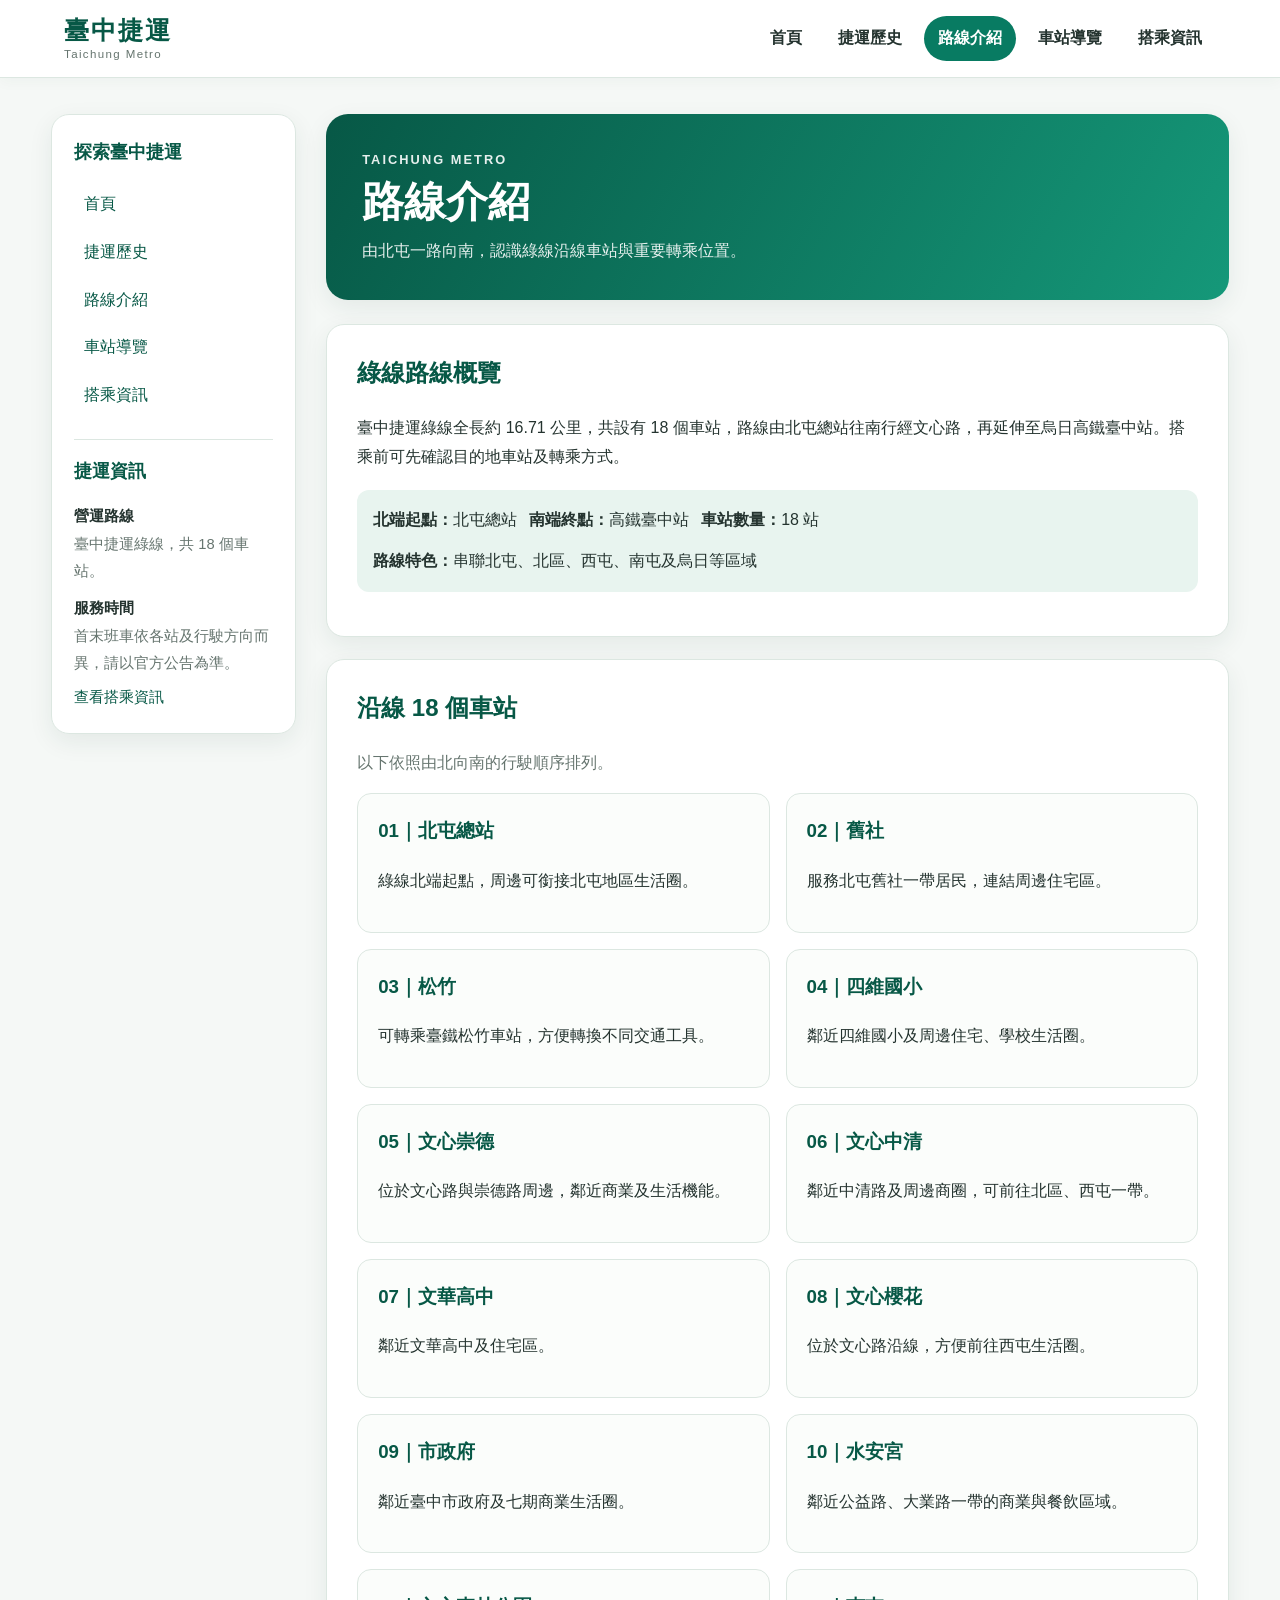
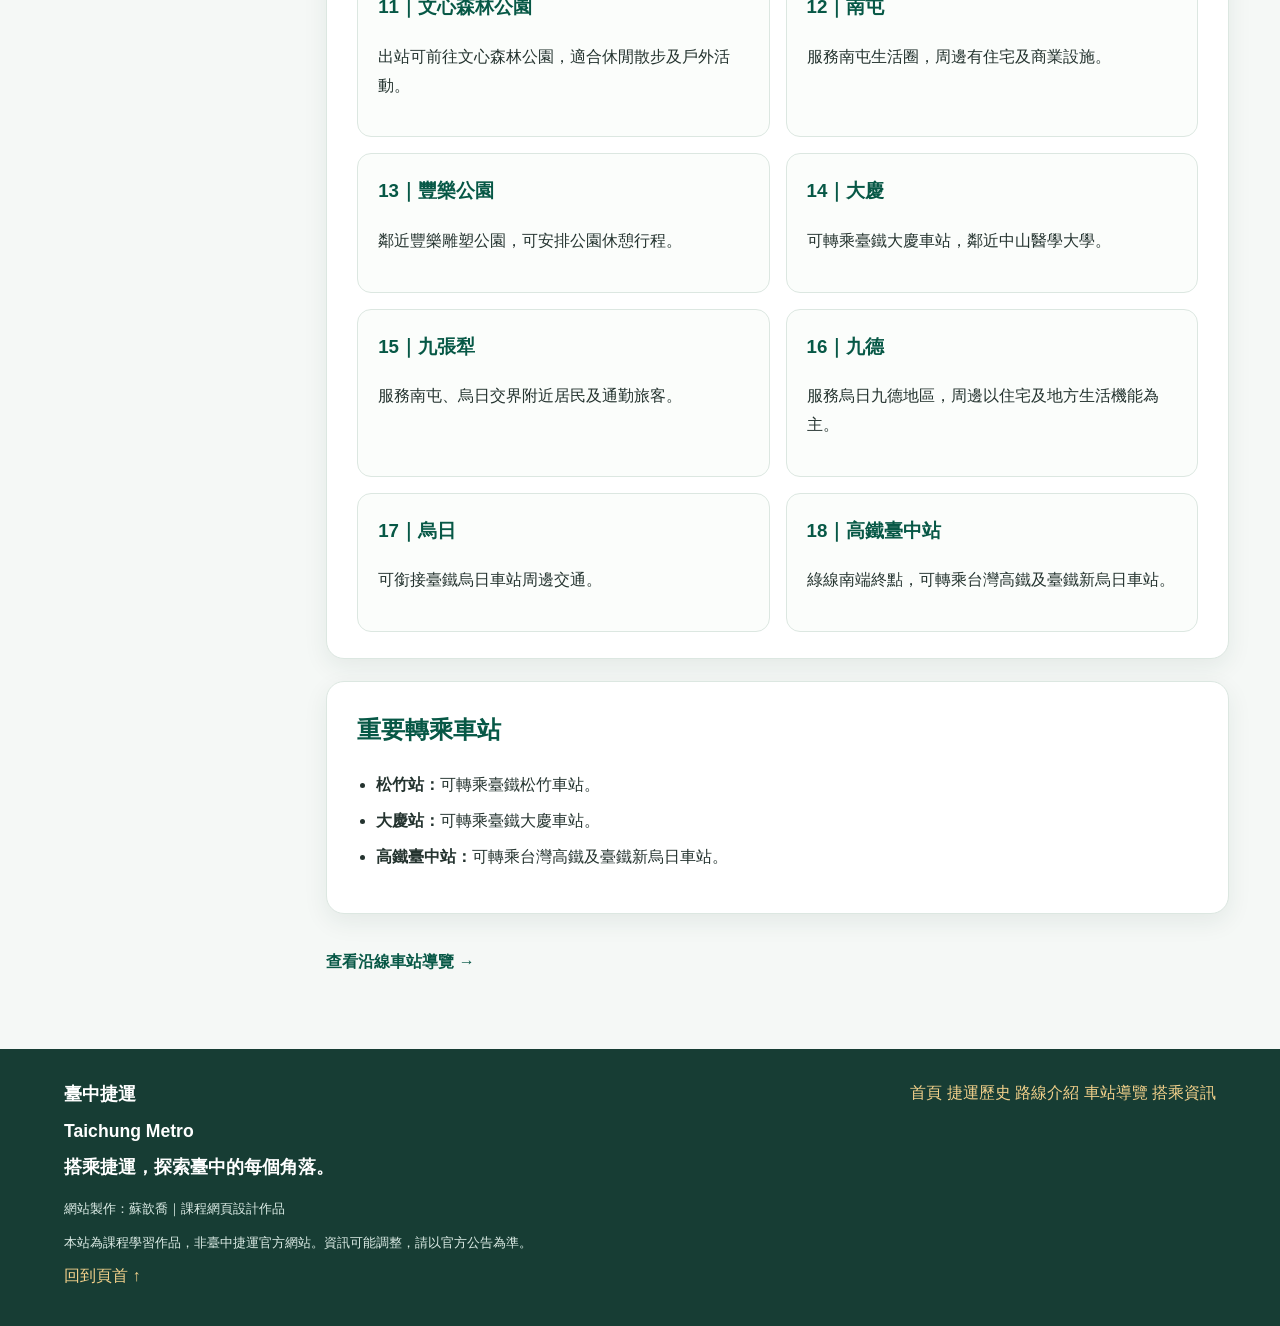
<file: SecondMetro/food.html>
<!DOCTYPE html>
<html lang="zh-Hant">
<head>
    <meta charset="UTF-8">
    <meta name="viewport" content="width=device-width, initial-scale=1.0">
    <title>路線介紹｜臺中捷運</title>
    <meta name="description" content="臺中捷運綠線路線概覽、18 個車站與重要轉乘資訊。">
    <meta name="author" content="蘇歆喬">
    <link rel="stylesheet" href="../hw07css.css">
</head>
<body id="top">
    <header class="site-header">
        <div class="logo">
            <a href="../index.html">
                <strong>臺中捷運</strong>
                <small>Taichung Metro</small>
            </a>
        </div>
        <nav class="top-nav" aria-label="主要導覽">
            <ul>
                <li><a href="../index.html">首頁</a></li>
                <li><a href="history.html" >捷運歷史</a></li>
                <li><a href="food.html" aria-current="page">路線介紹</a></li>
                <li><a href="guide.html" >車站導覽</a></li>
                <li><a href="traffic.html" >搭乘資訊</a></li>
            </ul>
        </nav>
    </header>

    <div class="page-layout">
        <aside class="sidebar">
            <nav aria-label="側邊導覽">
                <h2>探索臺中捷運</h2>
                <ul>
                    <li><a href="../index.html">首頁</a></li>
                    <li><a href="history.html">捷運歷史</a></li>
                    <li><a href="food.html">路線介紹</a></li>
                    <li><a href="guide.html">車站導覽</a></li>
                    <li><a href="traffic.html">搭乘資訊</a></li>
                </ul>
            </nav>
            <section class="sidebar-info">
                <h2>捷運資訊</h2>
                <h3>營運路線</h3>
                <p>臺中捷運綠線，共 18 個車站。</p>
                <h3>服務時間</h3>
                <p>首末班車依各站及行駛方向而異，請以官方公告為準。</p>
                <a href="traffic.html">查看搭乘資訊</a>
            </section>
        </aside>

        <main id="main-content">
            <section class="page-heading">
                <p class="eyebrow">TAICHUNG METRO</p>
                <h1>路線介紹</h1>
                <p>由北屯一路向南，認識綠線沿線車站與重要轉乘位置。</p>
            </section>
            
            <section class="content-section">
                <h2>綠線路線概覽</h2>
                <p>臺中捷運綠線全長約 16.71 公里，共設有 18 個車站，路線由北屯總站往南行經文心路，再延伸至烏日高鐵臺中站。搭乘前可先確認目的地車站及轉乘方式。</p>
                <div class="route-summary">
                    <p><strong>北端起點：</strong>北屯總站</p>
                    <p><strong>南端終點：</strong>高鐵臺中站</p>
                    <p><strong>車站數量：</strong>18 站</p>
                    <p><strong>路線特色：</strong>串聯北屯、北區、西屯、南屯及烏日等區域</p>
                </div>
            </section>
            <section class="content-section">
                <h2>沿線 18 個車站</h2>
                <p class="section-intro">以下依照由北向南的行駛順序排列。</p>
                <div class="food-grid">
                <article class="food-card station-card">
                    <h3>01｜北屯總站</h3>
                    <p>綠線北端起點，周邊可銜接北屯地區生活圈。</p>
                </article>
                <article class="food-card station-card">
                    <h3>02｜舊社</h3>
                    <p>服務北屯舊社一帶居民，連結周邊住宅區。</p>
                </article>
                <article class="food-card station-card">
                    <h3>03｜松竹</h3>
                    <p>可轉乘臺鐵松竹車站，方便轉換不同交通工具。</p>
                </article>
                <article class="food-card station-card">
                    <h3>04｜四維國小</h3>
                    <p>鄰近四維國小及周邊住宅、學校生活圈。</p>
                </article>
                <article class="food-card station-card">
                    <h3>05｜文心崇德</h3>
                    <p>位於文心路與崇德路周邊，鄰近商業及生活機能。</p>
                </article>
                <article class="food-card station-card">
                    <h3>06｜文心中清</h3>
                    <p>鄰近中清路及周邊商圈，可前往北區、西屯一帶。</p>
                </article>
                <article class="food-card station-card">
                    <h3>07｜文華高中</h3>
                    <p>鄰近文華高中及住宅區。</p>
                </article>
                <article class="food-card station-card">
                    <h3>08｜文心櫻花</h3>
                    <p>位於文心路沿線，方便前往西屯生活圈。</p>
                </article>
                <article class="food-card station-card">
                    <h3>09｜市政府</h3>
                    <p>鄰近臺中市政府及七期商業生活圈。</p>
                </article>
                <article class="food-card station-card">
                    <h3>10｜水安宮</h3>
                    <p>鄰近公益路、大業路一帶的商業與餐飲區域。</p>
                </article>
                <article class="food-card station-card">
                    <h3>11｜文心森林公園</h3>
                    <p>出站可前往文心森林公園，適合休閒散步及戶外活動。</p>
                </article>
                <article class="food-card station-card">
                    <h3>12｜南屯</h3>
                    <p>服務南屯生活圈，周邊有住宅及商業設施。</p>
                </article>
                <article class="food-card station-card">
                    <h3>13｜豐樂公園</h3>
                    <p>鄰近豐樂雕塑公園，可安排公園休憩行程。</p>
                </article>
                <article class="food-card station-card">
                    <h3>14｜大慶</h3>
                    <p>可轉乘臺鐵大慶車站，鄰近中山醫學大學。</p>
                </article>
                <article class="food-card station-card">
                    <h3>15｜九張犁</h3>
                    <p>服務南屯、烏日交界附近居民及通勤旅客。</p>
                </article>
                <article class="food-card station-card">
                    <h3>16｜九德</h3>
                    <p>服務烏日九德地區，周邊以住宅及地方生活機能為主。</p>
                </article>
                <article class="food-card station-card">
                    <h3>17｜烏日</h3>
                    <p>可銜接臺鐵烏日車站周邊交通。</p>
                </article>
                <article class="food-card station-card">
                    <h3>18｜高鐵臺中站</h3>
                    <p>綠線南端終點，可轉乘台灣高鐵及臺鐵新烏日車站。</p>
                </article>
                </div>
            </section>
            <section class="content-section">
                <h2>重要轉乘車站</h2>
                <ul class="info-list">
                    <li><strong>松竹站：</strong>可轉乘臺鐵松竹車站。</li>
                    <li><strong>大慶站：</strong>可轉乘臺鐵大慶車站。</li>
                    <li><strong>高鐵臺中站：</strong>可轉乘台灣高鐵及臺鐵新烏日車站。</li>
                </ul>
            </section>
            <p class="more-link"><a href="guide.html">查看沿線車站導覽 →</a></p>

        </main>
    </div>

    <footer class="site-footer">
        <div class="footer-content">
            <div class="footer-brand">
                <strong>臺中捷運</strong>
                <p>Taichung Metro</p>
                <p>搭乘捷運，探索臺中的每個角落。</p>
            </div>
            <nav aria-label="頁尾導覽">
                <a href="../index.html">首頁</a>
                <a href="history.html">捷運歷史</a>
                <a href="food.html">路線介紹</a>
                <a href="guide.html">車站導覽</a>
                <a href="traffic.html">搭乘資訊</a>
            </nav>
        </div>
        <p><small>網站製作：蘇歆喬｜課程網頁設計作品</small></p>
        <p><small>本站為課程學習作品，非臺中捷運官方網站。資訊可能調整，請以官方公告為準。</small></p>
        <p><a href="#top">回到頁首 ↑</a></p>
    </footer>
</body>
</html>
</file>
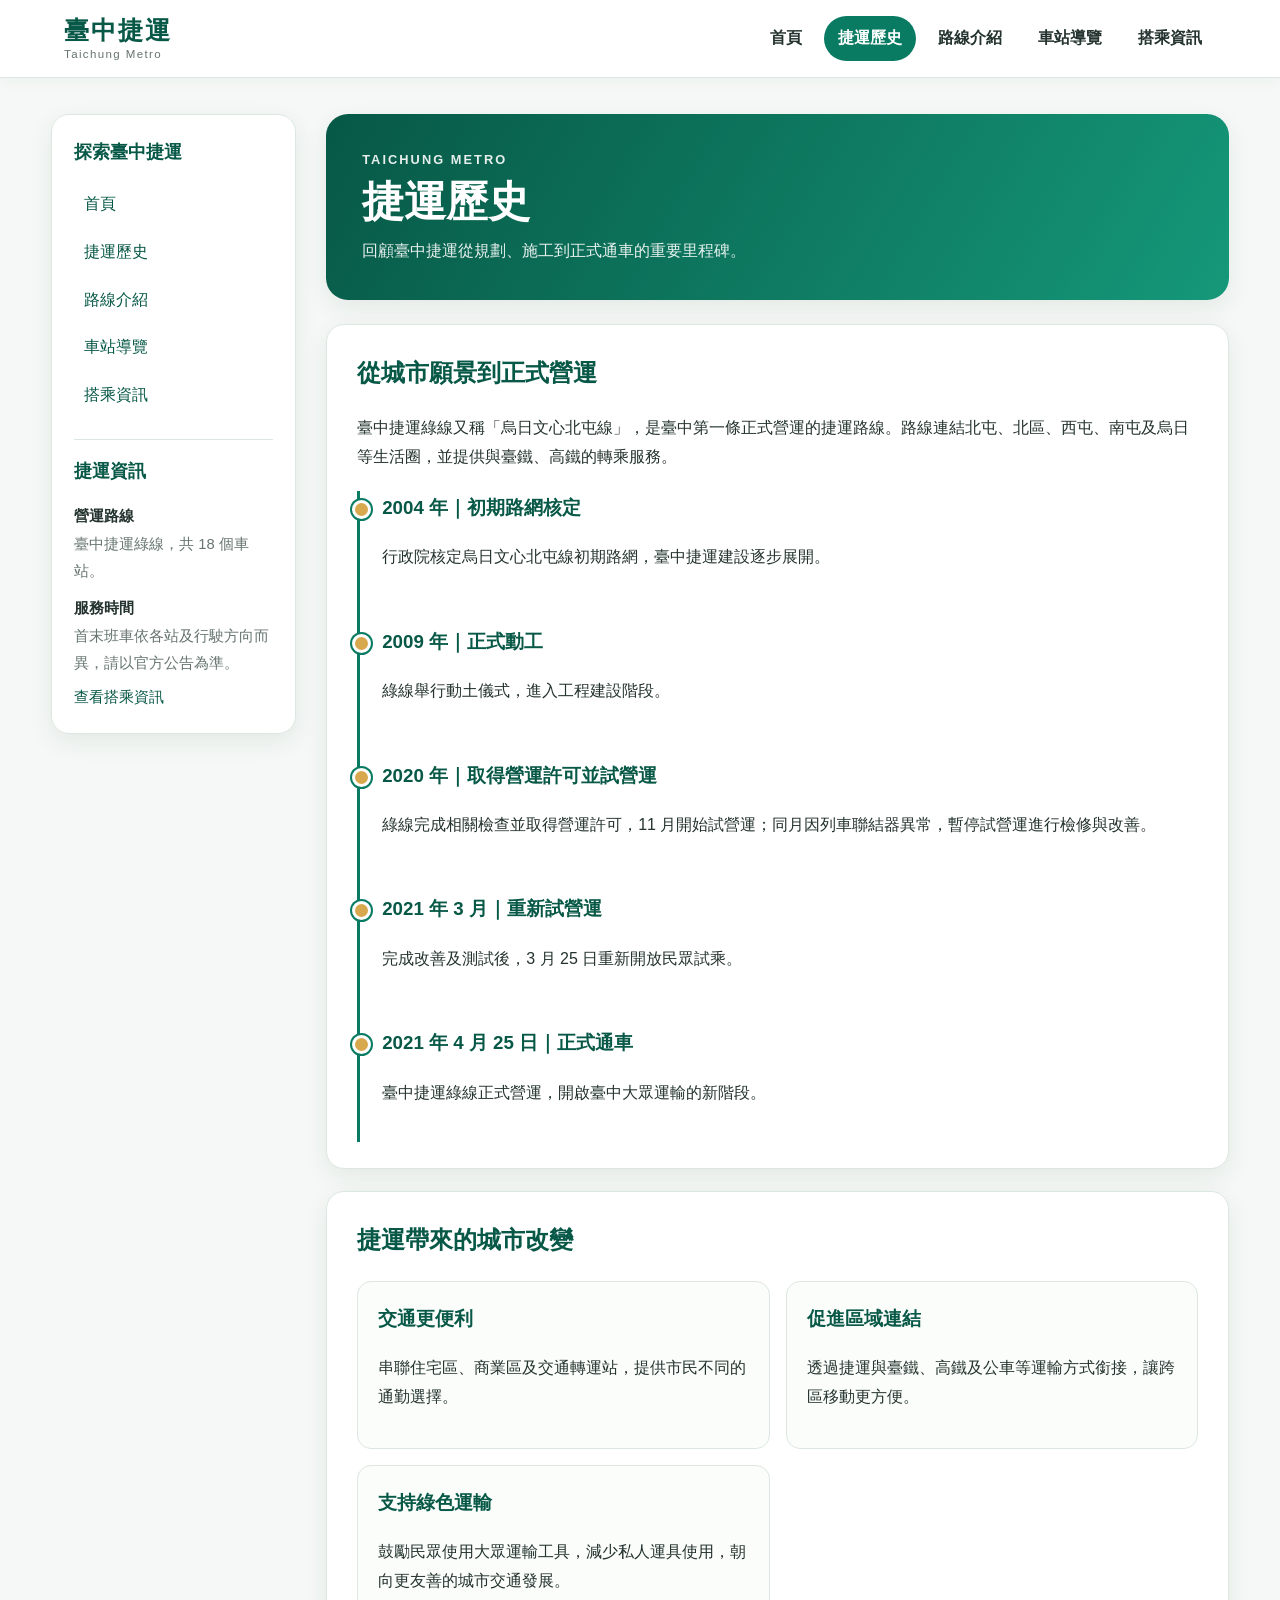
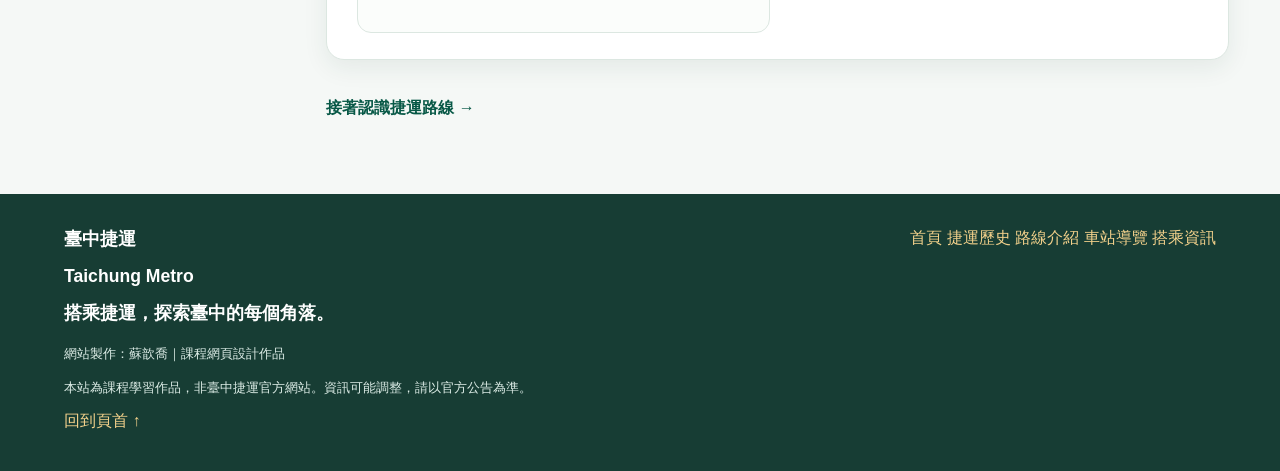
<file: SecondMetro/history.html>
<!DOCTYPE html>
<html lang="zh-Hant">
<head>
    <meta charset="UTF-8">
    <meta name="viewport" content="width=device-width, initial-scale=1.0">
    <title>捷運歷史｜臺中捷運</title>
    <meta name="description" content="認識臺中捷運綠線的規劃、建設與通車歷程。">
    <meta name="author" content="蘇歆喬">
    <link rel="stylesheet" href="../hw07css.css">
</head>
<body id="top">
    <header class="site-header">
        <div class="logo">
            <a href="../index.html">
                <strong>臺中捷運</strong>
                <small>Taichung Metro</small>
            </a>
        </div>
        <nav class="top-nav" aria-label="主要導覽">
            <ul>
                <li><a href="../index.html">首頁</a></li>
                <li><a href="history.html" aria-current="page">捷運歷史</a></li>
                <li><a href="food.html" >路線介紹</a></li>
                <li><a href="guide.html" >車站導覽</a></li>
                <li><a href="traffic.html" >搭乘資訊</a></li>
            </ul>
        </nav>
    </header>

    <div class="page-layout">
        <aside class="sidebar">
            <nav aria-label="側邊導覽">
                <h2>探索臺中捷運</h2>
                <ul>
                    <li><a href="../index.html">首頁</a></li>
                    <li><a href="history.html">捷運歷史</a></li>
                    <li><a href="food.html">路線介紹</a></li>
                    <li><a href="guide.html">車站導覽</a></li>
                    <li><a href="traffic.html">搭乘資訊</a></li>
                </ul>
            </nav>
            <section class="sidebar-info">
                <h2>捷運資訊</h2>
                <h3>營運路線</h3>
                <p>臺中捷運綠線，共 18 個車站。</p>
                <h3>服務時間</h3>
                <p>首末班車依各站及行駛方向而異，請以官方公告為準。</p>
                <a href="traffic.html">查看搭乘資訊</a>
            </section>
        </aside>

        <main id="main-content">
            <section class="page-heading">
                <p class="eyebrow">TAICHUNG METRO</p>
                <h1>捷運歷史</h1>
                <p>回顧臺中捷運從規劃、施工到正式通車的重要里程碑。</p>
            </section>
            
            <section class="content-section">
                <h2>從城市願景到正式營運</h2>
                <p>臺中捷運綠線又稱「烏日文心北屯線」，是臺中第一條正式營運的捷運路線。路線連結北屯、北區、西屯、南屯及烏日等生活圈，並提供與臺鐵、高鐵的轉乘服務。</p>
                <div class="timeline">
                    <article class="timeline-item">
                        <h3>2004 年｜初期路網核定</h3>
                        <p>行政院核定烏日文心北屯線初期路網，臺中捷運建設逐步展開。</p>
                    </article>
                    <article class="timeline-item">
                        <h3>2009 年｜正式動工</h3>
                        <p>綠線舉行動土儀式，進入工程建設階段。</p>
                    </article>
                    <article class="timeline-item">
                        <h3>2020 年｜取得營運許可並試營運</h3>
                        <p>綠線完成相關檢查並取得營運許可，11 月開始試營運；同月因列車聯結器異常，暫停試營運進行檢修與改善。</p>
                    </article>
                    <article class="timeline-item">
                        <h3>2021 年 3 月｜重新試營運</h3>
                        <p>完成改善及測試後，3 月 25 日重新開放民眾試乘。</p>
                    </article>
                    <article class="timeline-item">
                        <h3>2021 年 4 月 25 日｜正式通車</h3>
                        <p>臺中捷運綠線正式營運，開啟臺中大眾運輸的新階段。</p>
                    </article>
                </div>
            </section>
            <section class="content-section">
                <h2>捷運帶來的城市改變</h2>
                <div class="feature-grid">
                    <article class="feature-card">
                        <h3>交通更便利</h3>
                        <p>串聯住宅區、商業區及交通轉運站，提供市民不同的通勤選擇。</p>
                    </article>
                    <article class="feature-card">
                        <h3>促進區域連結</h3>
                        <p>透過捷運與臺鐵、高鐵及公車等運輸方式銜接，讓跨區移動更方便。</p>
                    </article>
                    <article class="feature-card">
                        <h3>支持綠色運輸</h3>
                        <p>鼓勵民眾使用大眾運輸工具，減少私人運具使用，朝向更友善的城市交通發展。</p>
                    </article>
                </div>
            </section>
            <p class="more-link"><a href="food.html">接著認識捷運路線 →</a></p>

        </main>
    </div>

    <footer class="site-footer">
        <div class="footer-content">
            <div class="footer-brand">
                <strong>臺中捷運</strong>
                <p>Taichung Metro</p>
                <p>搭乘捷運，探索臺中的每個角落。</p>
            </div>
            <nav aria-label="頁尾導覽">
                <a href="../index.html">首頁</a>
                <a href="history.html">捷運歷史</a>
                <a href="food.html">路線介紹</a>
                <a href="guide.html">車站導覽</a>
                <a href="traffic.html">搭乘資訊</a>
            </nav>
        </div>
        <p><small>網站製作：蘇歆喬｜課程網頁設計作品</small></p>
        <p><small>本站為課程學習作品，非臺中捷運官方網站。資訊可能調整，請以官方公告為準。</small></p>
        <p><a href="#top">回到頁首 ↑</a></p>
    </footer>
</body>
</html>
</file>
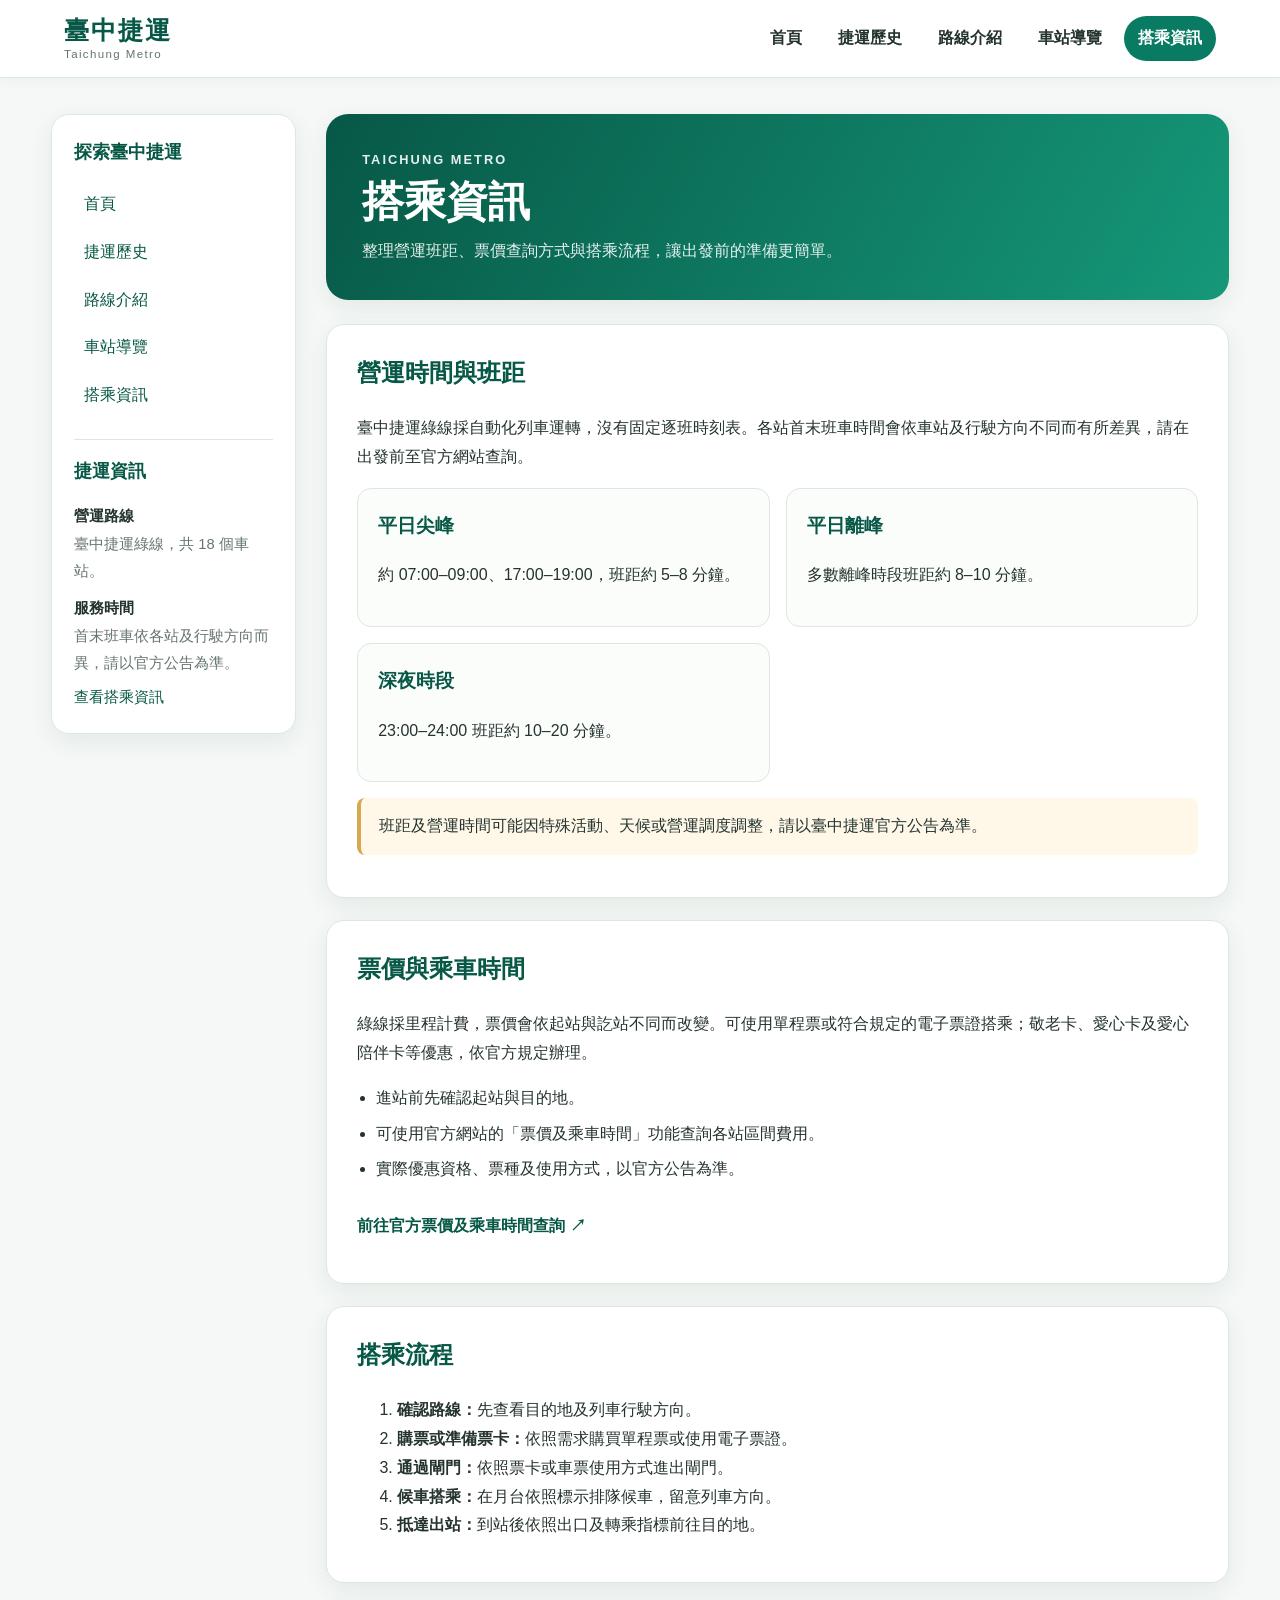
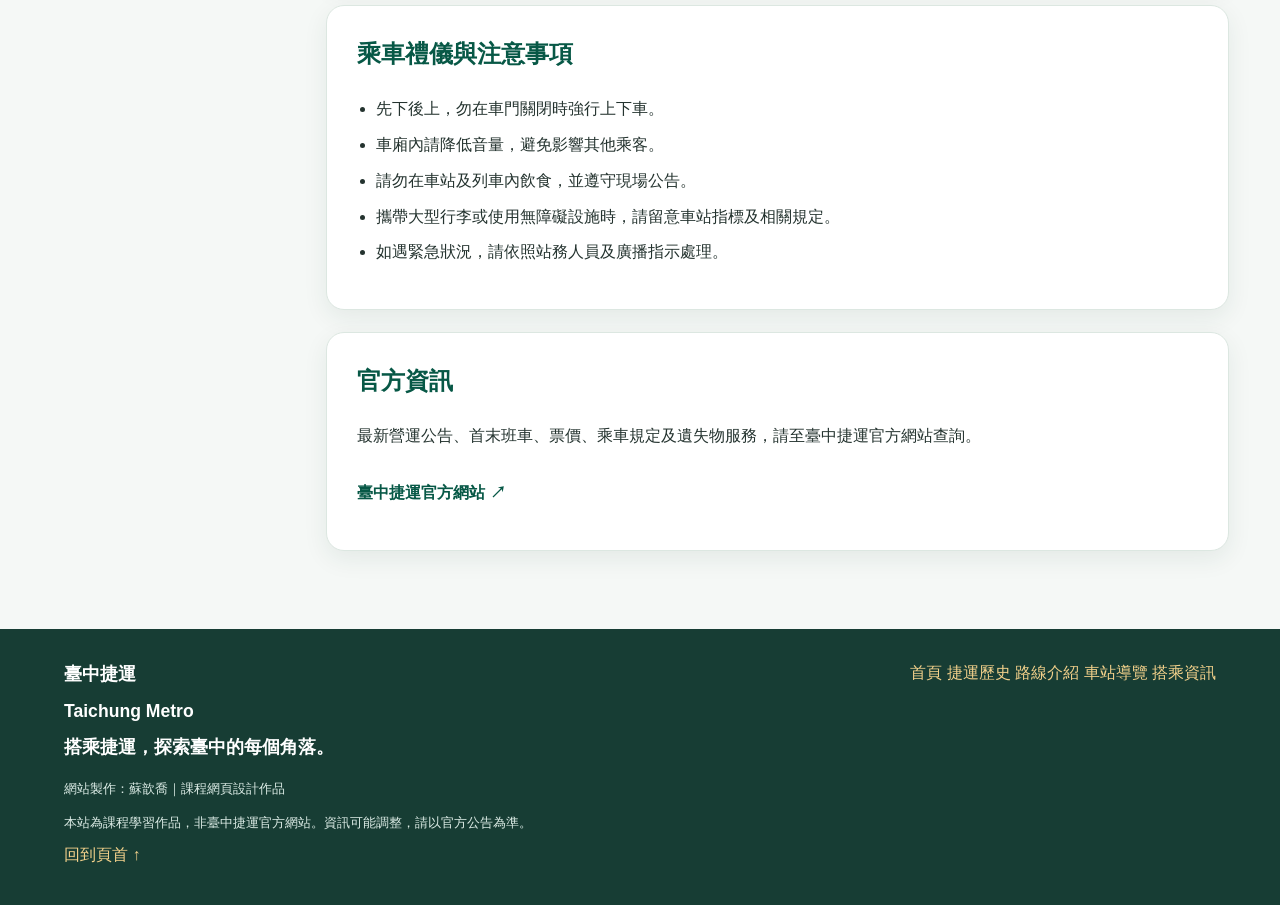
<file: SecondMetro/traffic.html>
<!DOCTYPE html>
<html lang="zh-Hant">
<head>
    <meta charset="UTF-8">
    <meta name="viewport" content="width=device-width, initial-scale=1.0">
    <title>搭乘資訊｜臺中捷運</title>
    <meta name="description" content="臺中捷運綠線營運班距、票價查詢、搭乘流程與乘車注意事項。">
    <meta name="author" content="蘇歆喬">
    <link rel="stylesheet" href="../hw07css.css">
</head>
<body id="top">
    <header class="site-header">
        <div class="logo">
            <a href="../index.html">
                <strong>臺中捷運</strong>
                <small>Taichung Metro</small>
            </a>
        </div>
        <nav class="top-nav" aria-label="主要導覽">
            <ul>
                <li><a href="../index.html">首頁</a></li>
                <li><a href="history.html" >捷運歷史</a></li>
                <li><a href="food.html" >路線介紹</a></li>
                <li><a href="guide.html" >車站導覽</a></li>
                <li><a href="traffic.html" aria-current="page">搭乘資訊</a></li>
            </ul>
        </nav>
    </header>

    <div class="page-layout">
        <aside class="sidebar">
            <nav aria-label="側邊導覽">
                <h2>探索臺中捷運</h2>
                <ul>
                    <li><a href="../index.html">首頁</a></li>
                    <li><a href="history.html">捷運歷史</a></li>
                    <li><a href="food.html">路線介紹</a></li>
                    <li><a href="guide.html">車站導覽</a></li>
                    <li><a href="traffic.html">搭乘資訊</a></li>
                </ul>
            </nav>
            <section class="sidebar-info">
                <h2>捷運資訊</h2>
                <h3>營運路線</h3>
                <p>臺中捷運綠線，共 18 個車站。</p>
                <h3>服務時間</h3>
                <p>首末班車依各站及行駛方向而異，請以官方公告為準。</p>
                <a href="traffic.html">查看搭乘資訊</a>
            </section>
        </aside>

        <main id="main-content">
            <section class="page-heading">
                <p class="eyebrow">TAICHUNG METRO</p>
                <h1>搭乘資訊</h1>
                <p>整理營運班距、票價查詢方式與搭乘流程，讓出發前的準備更簡單。</p>
            </section>
            
            <section class="content-section">
                <h2>營運時間與班距</h2>
                <p>臺中捷運綠線採自動化列車運轉，沒有固定逐班時刻表。各站首末班車時間會依車站及行駛方向不同而有所差異，請在出發前至官方網站查詢。</p>
                <div class="feature-grid">
                    <article class="feature-card">
                        <h3>平日尖峰</h3>
                        <p>約 07:00–09:00、17:00–19:00，班距約 5–8 分鐘。</p>
                    </article>
                    <article class="feature-card">
                        <h3>平日離峰</h3>
                        <p>多數離峰時段班距約 8–10 分鐘。</p>
                    </article>
                    <article class="feature-card">
                        <h3>深夜時段</h3>
                        <p>23:00–24:00 班距約 10–20 分鐘。</p>
                    </article>
                </div>
                <p class="note">班距及營運時間可能因特殊活動、天候或營運調度調整，請以臺中捷運官方公告為準。</p>
            </section>
            <section class="content-section">
                <h2>票價與乘車時間</h2>
                <p>綠線採里程計費，票價會依起站與訖站不同而改變。可使用單程票或符合規定的電子票證搭乘；敬老卡、愛心卡及愛心陪伴卡等優惠，依官方規定辦理。</p>
                <ul class="info-list">
                    <li>進站前先確認起站與目的地。</li>
                    <li>可使用官方網站的「票價及乘車時間」功能查詢各站區間費用。</li>
                    <li>實際優惠資格、票種及使用方式，以官方公告為準。</li>
                </ul>
                <p class="more-link"><a href="https://www.tmrt.com.tw/metro-life/ride-time-and-fare" target="_blank" rel="noopener">前往官方票價及乘車時間查詢 ↗</a></p>
            </section>
            <section class="content-section">
                <h2>搭乘流程</h2>
                <ol>
                    <li><strong>確認路線：</strong>先查看目的地及列車行駛方向。</li>
                    <li><strong>購票或準備票卡：</strong>依照需求購買單程票或使用電子票證。</li>
                    <li><strong>通過閘門：</strong>依照票卡或車票使用方式進出閘門。</li>
                    <li><strong>候車搭乘：</strong>在月台依照標示排隊候車，留意列車方向。</li>
                    <li><strong>抵達出站：</strong>到站後依照出口及轉乘指標前往目的地。</li>
                </ol>
            </section>
            <section class="content-section">
                <h2>乘車禮儀與注意事項</h2>
                <ul class="info-list">
                    <li>先下後上，勿在車門關閉時強行上下車。</li>
                    <li>車廂內請降低音量，避免影響其他乘客。</li>
                    <li>請勿在車站及列車內飲食，並遵守現場公告。</li>
                    <li>攜帶大型行李或使用無障礙設施時，請留意車站指標及相關規定。</li>
                    <li>如遇緊急狀況，請依照站務人員及廣播指示處理。</li>
                </ul>
            </section>
            <section class="content-section">
                <h2>官方資訊</h2>
                <p>最新營運公告、首末班車、票價、乘車規定及遺失物服務，請至臺中捷運官方網站查詢。</p>
                <p class="more-link"><a href="https://www.tmrt.com.tw/" target="_blank" rel="noopener">臺中捷運官方網站 ↗</a></p>
            </section>

        </main>
    </div>

    <footer class="site-footer">
        <div class="footer-content">
            <div class="footer-brand">
                <strong>臺中捷運</strong>
                <p>Taichung Metro</p>
                <p>搭乘捷運，探索臺中的每個角落。</p>
            </div>
            <nav aria-label="頁尾導覽">
                <a href="../index.html">首頁</a>
                <a href="history.html">捷運歷史</a>
                <a href="food.html">路線介紹</a>
                <a href="guide.html">車站導覽</a>
                <a href="traffic.html">搭乘資訊</a>
            </nav>
        </div>
        <p><small>網站製作：蘇歆喬｜課程網頁設計作品</small></p>
        <p><small>本站為課程學習作品，非臺中捷運官方網站。資訊可能調整，請以官方公告為準。</small></p>
        <p><a href="#top">回到頁首 ↑</a></p>
    </footer>
</body>
</html>
</file>
<file: hw07css.css>
/* 臺中捷運課程網站共用樣式 */
:root {
    --green: #087b62;
    --green-dark: #075846;
    --green-light: #e8f4ef;
    --ink: #24332f;
    --muted: #66756f;
    --paper: #f5f8f6;
    --white: #ffffff;
    --line: #dce7e1;
    --gold: #d8a84e;
    --shadow: 0 8px 24px rgba(20, 70, 55, .08);
}
* { box-sizing: border-box; }
html { scroll-behavior: smooth; }
body {
    margin: 0;
    color: var(--ink);
    background: var(--paper);
    font-family: "Noto Sans TC", "Microsoft JhengHei", sans-serif;
    line-height: 1.8;
}
a { color: var(--green-dark); text-decoration: none; }
a:hover { color: #b4771c; }
.site-header {
    display: flex;
    align-items: center;
    justify-content: space-between;
    gap: 24px;
    padding: 16px max(5vw, 24px);
    background: var(--white);
    border-bottom: 1px solid var(--line);
    box-shadow: 0 3px 14px rgba(20,70,55,.04);
}
.logo a { display: flex; flex-direction: column; color: var(--green-dark); line-height: 1.25; }
.logo strong { font-size: 1.55rem; letter-spacing: .08em; }
.logo small { color: var(--muted); font-size: .72rem; letter-spacing: .12em; }
.top-nav ul {
    display: flex; flex-wrap: wrap; gap: 8px;
    padding: 0; margin: 0; list-style: none;
}
.top-nav a {
    display: block; padding: 8px 14px; border-radius: 999px;
    color: var(--ink); font-weight: 600;
}
.top-nav a:hover, .top-nav a[aria-current="page"] {
    color: var(--white); background: var(--green);
}
.page-layout {
    width: min(1180px, 92%);
    margin: 36px auto 56px;
    display: grid;
    grid-template-columns: 245px minmax(0, 1fr);
    gap: 30px;
    align-items: start;
}
.sidebar {
    position: sticky; top: 20px;
    padding: 22px; background: var(--white);
    border: 1px solid var(--line); border-radius: 18px;
    box-shadow: var(--shadow);
}
.sidebar h2 { margin: 0 0 14px; color: var(--green-dark); font-size: 1.1rem; }
.sidebar nav ul { list-style: none; padding: 0; margin: 0 0 22px; }
.sidebar nav li + li { margin-top: 5px; }
.sidebar nav a {
    display: block; padding: 7px 10px; border-radius: 9px;
}
.sidebar nav a:hover { background: var(--green-light); }
.sidebar-info {
    padding-top: 16px; border-top: 1px solid var(--line);
    color: var(--muted); font-size: .92rem;
}
.sidebar-info h3 { margin: 10px 0 2px; color: var(--ink); font-size: .95rem; }
.sidebar-info p { margin: 0 0 8px; }
#main-content { min-width: 0; }
.page-heading {
    padding: 34px 36px; margin-bottom: 24px;
    color: var(--white); border-radius: 22px;
    background: linear-gradient(120deg, #075846, #159879);
    box-shadow: var(--shadow);
}
.page-heading h1 { margin: 4px 0 8px; font-size: clamp(1.8rem, 4vw, 2.6rem); line-height: 1.3; }
.page-heading p { margin: 0; color: rgba(255,255,255,.9); }
.eyebrow {
    margin: 0; color: var(--gold); font-size: .8rem;
    font-weight: 800; letter-spacing: .16em; text-transform: uppercase;
}
.content-section {
    padding: 26px 30px; margin-bottom: 22px;
    background: var(--white); border: 1px solid var(--line);
    border-radius: 18px; box-shadow: var(--shadow);
}
.content-section h2 { margin-top: 0; color: var(--green-dark); }
.content-section h3 { color: var(--green-dark); }
.section-intro { color: var(--muted); }
.feature-grid, .food-grid, .guide-grid {
    display: grid; grid-template-columns: repeat(2, minmax(0, 1fr)); gap: 16px;
}
.feature-card, .food-card, .station-card {
    padding: 20px; background: #fbfdfb;
    border: 1px solid var(--line); border-radius: 14px;
}
.feature-card h3, .food-card h3, .station-card h3 { margin-top: 0; }
.guide-text { min-width: 0; }
.timeline { border-left: 3px solid var(--green); padding-left: 22px; }
.timeline-item { position: relative; padding: 0 0 18px; }
.timeline-item::before {
    content: ""; position: absolute; left: -30px; top: 9px;
    width: 13px; height: 13px; border-radius: 50%;
    background: var(--gold); border: 3px solid var(--white);
    box-shadow: 0 0 0 2px var(--green);
}
.route-summary {
    display: flex; flex-wrap: wrap; gap: 12px;
    padding: 16px; margin: 18px 0;
    background: var(--green-light); border-radius: 12px;
}
.route-summary > * { margin: 0; }
.info-list { padding-left: 1.2rem; }
.info-list li { margin: 7px 0; }
.note {
    padding: 14px 18px; background: #fff8e9;
    border-left: 4px solid var(--gold); border-radius: 8px;
}
.more-link { display: inline-block; margin-top: 12px; font-weight: 700; }
.site-footer {
    padding: 30px max(5vw, 24px); color: #dcece6;
    background: #173d34;
}
.footer-content {
    width: min(1180px, 100%); margin: auto;
    display: flex; flex-wrap: wrap; justify-content: space-between; gap: 18px;
}
.footer-brand { font-size: 1.1rem; font-weight: 800; color: white; }
.site-footer p { margin: 5px 0; }
.site-footer a { color: #f3d18b; }
img { max-width: 100%; height: auto; border-radius: 12px; }
table { width: 100%; border-collapse: collapse; }
th, td { padding: 10px 12px; border: 1px solid var(--line); text-align: left; }
th { color: var(--green-dark); background: var(--green-light); }
@media (max-width: 820px) {
    .site-header { align-items: flex-start; flex-direction: column; }
    .page-layout { grid-template-columns: 1fr; margin-top: 20px; }
    .sidebar { position: static; }
    .sidebar nav ul { display: flex; flex-wrap: wrap; gap: 4px; }
    .sidebar nav li + li { margin-top: 0; }
}
@media (max-width: 560px) {
    .top-nav ul { gap: 2px; }
    .top-nav a { padding: 7px 9px; font-size: .9rem; }
    .page-heading { padding: 26px 22px; }
    .content-section { padding: 21px 18px; }
    .feature-grid, .food-grid, .guide-grid { grid-template-columns: 1fr; }
}
</file>
